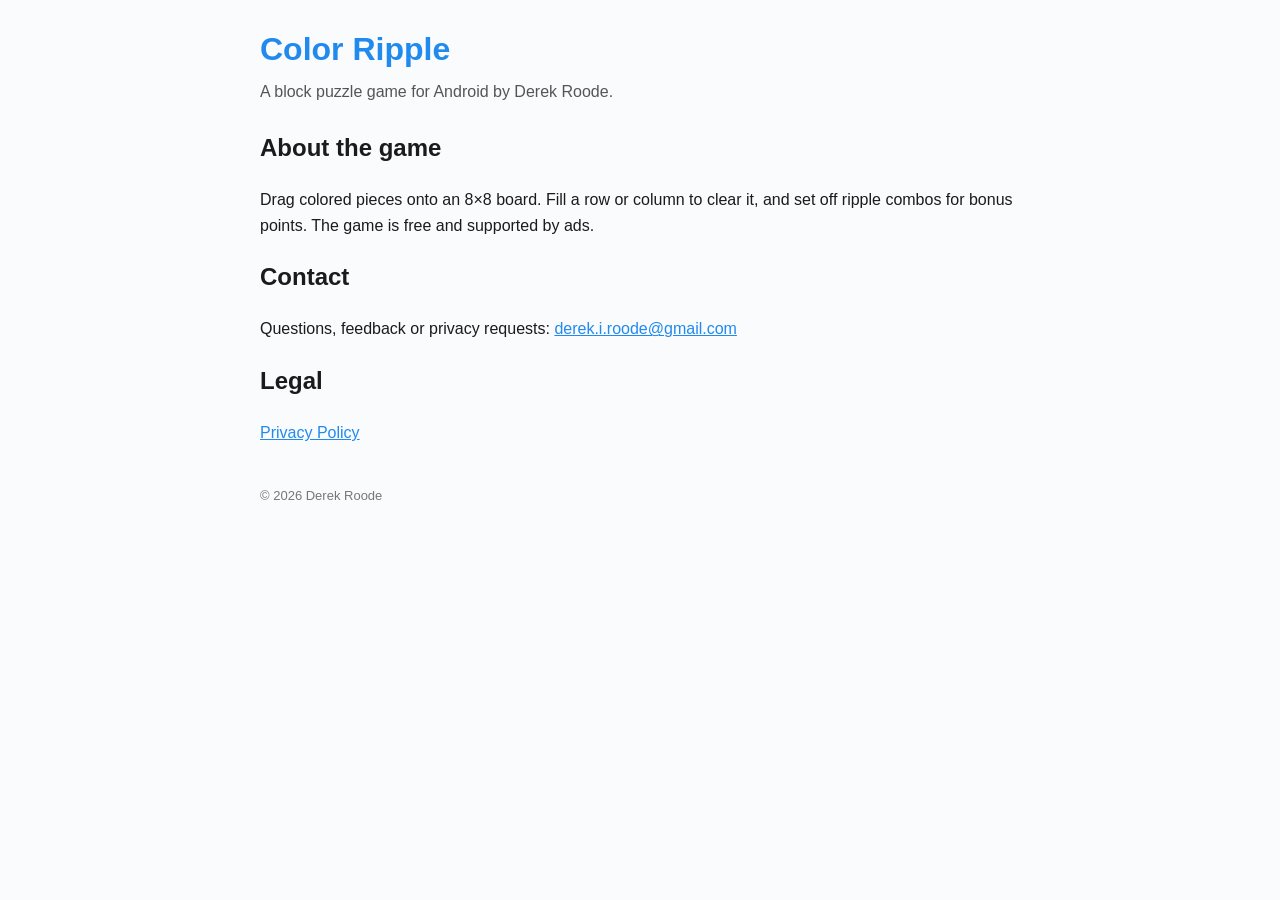
<file: index.html>
<!doctype html>
<html lang="en">
  <head>
    <meta charset="utf-8" />
    <meta name="viewport" content="width=device-width, initial-scale=1" />
    <title>Color Ripple – Derek Roode</title>
    <meta name="description" content="Color Ripple, a block puzzle game for Android by Derek Roode." />
    <link rel="stylesheet" href="style.css" />
  </head>
  <body>
    <main>
      <h1>Color Ripple</h1>
      <p class="sub">A block puzzle game for Android by Derek Roode.</p>

      <h2>About the game</h2>
      <p>
        Drag colored pieces onto an 8×8 board. Fill a row or column to clear it, and set off ripple
        combos for bonus points. The game is free and supported by ads.
      </p>

      <h2>Contact</h2>
      <p>
        Questions, feedback or privacy requests:
        <a href="mailto:derek.i.roode@gmail.com">derek.i.roode@gmail.com</a>
      </p>

      <h2>Legal</h2>
      <p><a href="privacy.html">Privacy Policy</a></p>

      <footer>© 2026 Derek Roode</footer>
    </main>
  </body>
</html>
</file>
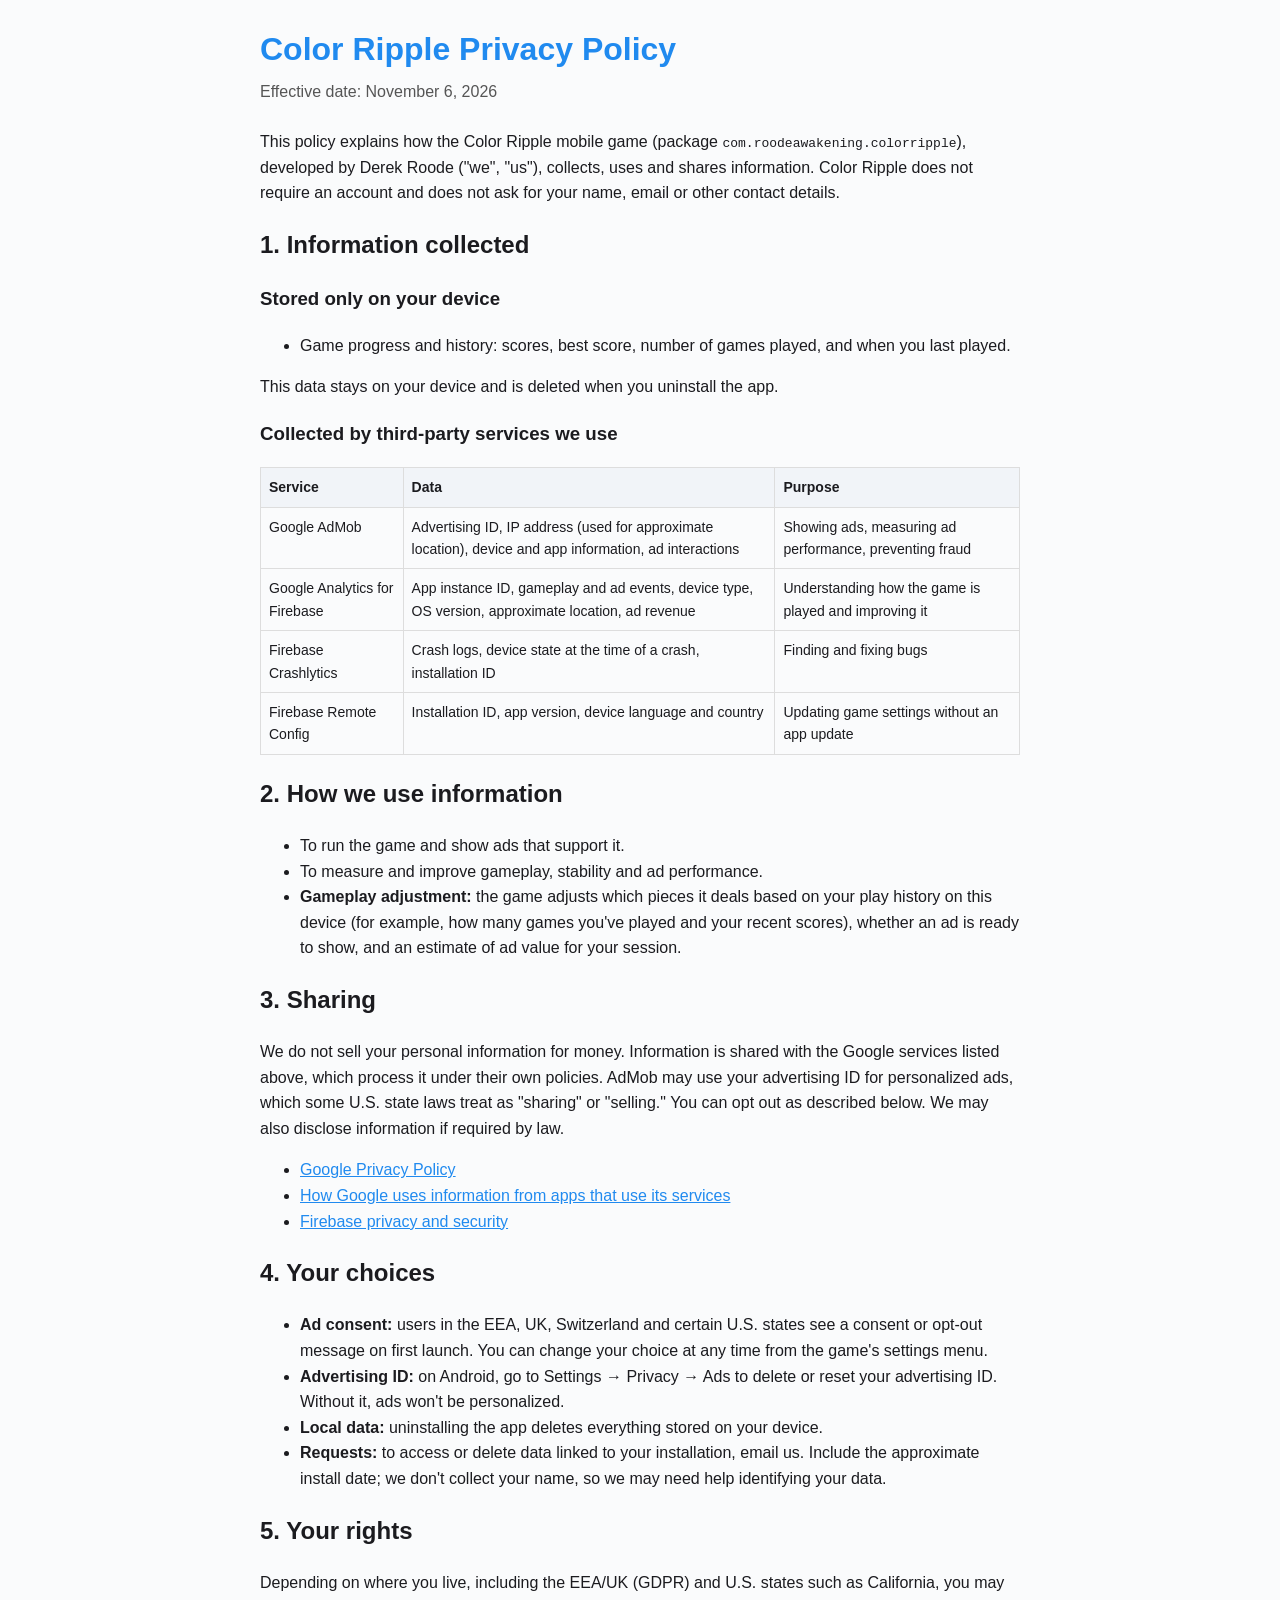
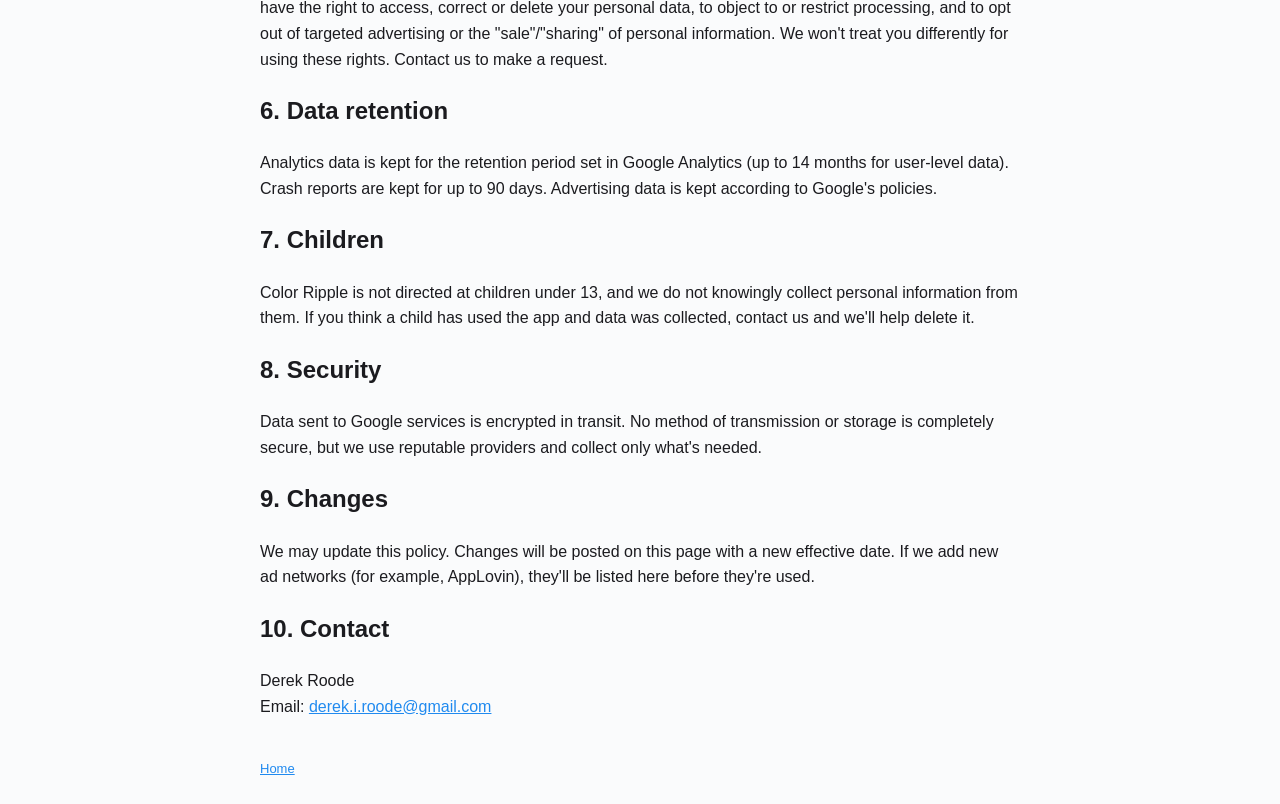
<file: privacy.html>
<!doctype html>
<html lang="en">
  <head>
    <meta charset="utf-8" />
    <meta name="viewport" content="width=device-width, initial-scale=1" />
    <title>Color Ripple Privacy Policy</title>
    <link rel="stylesheet" href="style.css" />
  </head>
  <body>
    <main>
      <h1>Color Ripple Privacy Policy</h1>
      <p class="sub">Effective date: November 6, 2026</p>

      <p>
        This policy explains how the Color Ripple mobile game (package
        <code>com.roodeawakening.colorripple</code>), developed by Derek Roode ("we", "us"), collects,
        uses and shares information. Color Ripple does not require an account and does not ask for
        your name, email or other contact details.
      </p>

      <h2>1. Information collected</h2>
      <h3>Stored only on your device</h3>
      <ul>
        <li>Game progress and history: scores, best score, number of games played, and when you last played.</li>
      </ul>
      <p>This data stays on your device and is deleted when you uninstall the app.</p>

      <h3>Collected by third-party services we use</h3>
      <table>
        <tr>
          <th>Service</th>
          <th>Data</th>
          <th>Purpose</th>
        </tr>
        <tr>
          <td>Google AdMob</td>
          <td>Advertising ID, IP address (used for approximate location), device and app information, ad interactions</td>
          <td>Showing ads, measuring ad performance, preventing fraud</td>
        </tr>
        <tr>
          <td>Google Analytics for Firebase</td>
          <td>App instance ID, gameplay and ad events, device type, OS version, approximate location, ad revenue</td>
          <td>Understanding how the game is played and improving it</td>
        </tr>
        <tr>
          <td>Firebase Crashlytics</td>
          <td>Crash logs, device state at the time of a crash, installation ID</td>
          <td>Finding and fixing bugs</td>
        </tr>
        <tr>
          <td>Firebase Remote Config</td>
          <td>Installation ID, app version, device language and country</td>
          <td>Updating game settings without an app update</td>
        </tr>
      </table>

      <h2>2. How we use information</h2>
      <ul>
        <li>To run the game and show ads that support it.</li>
        <li>To measure and improve gameplay, stability and ad performance.</li>
        <li>
          <strong>Gameplay adjustment:</strong> the game adjusts which pieces it deals based on your
          play history on this device (for example, how many games you've played and your recent
          scores), whether an ad is ready to show, and an estimate of ad value for your session.
        </li>
      </ul>

      <h2>3. Sharing</h2>
      <p>
        We do not sell your personal information for money. Information is shared with the Google
        services listed above, which process it under their own policies. AdMob may use your
        advertising ID for personalized ads, which some U.S. state laws treat as "sharing" or
        "selling." You can opt out as described below. We may also disclose information if required
        by law.
      </p>
      <ul>
        <li><a href="https://policies.google.com/privacy" target="_blank" rel="noopener">Google Privacy Policy</a></li>
        <li><a href="https://policies.google.com/technologies/partner-sites" target="_blank" rel="noopener">How Google uses information from apps that use its services</a></li>
        <li><a href="https://firebase.google.com/support/privacy" target="_blank" rel="noopener">Firebase privacy and security</a></li>
      </ul>

      <h2>4. Your choices</h2>
      <ul>
        <li>
          <strong>Ad consent:</strong> users in the EEA, UK, Switzerland and certain U.S. states see a
          consent or opt-out message on first launch. You can change your choice at any time from the
          game's settings menu.
        </li>
        <li>
          <strong>Advertising ID:</strong> on Android, go to Settings → Privacy → Ads to delete or reset
          your advertising ID. Without it, ads won't be personalized.
        </li>
        <li><strong>Local data:</strong> uninstalling the app deletes everything stored on your device.</li>
        <li>
          <strong>Requests:</strong> to access or delete data linked to your installation, email us.
          Include the approximate install date; we don't collect your name, so we may need help
          identifying your data.
        </li>
      </ul>

      <h2>5. Your rights</h2>
      <p>
        Depending on where you live, including the EEA/UK (GDPR) and U.S. states such as California,
        you may have the right to access, correct or delete your personal data, to object to or
        restrict processing, and to opt out of targeted advertising or the "sale"/"sharing" of
        personal information. We won't treat you differently for using these rights. Contact us to
        make a request.
      </p>

      <h2>6. Data retention</h2>
      <p>
        Analytics data is kept for the retention period set in Google Analytics (up to 14 months for
        user-level data). Crash reports are kept for up to 90 days. Advertising data is kept according
        to Google's policies.
      </p>

      <h2>7. Children</h2>
      <p>
        Color Ripple is not directed at children under 13, and we do not knowingly collect personal
        information from them. If you think a child has used the app and data was collected, contact
        us and we'll help delete it.
      </p>

      <h2>8. Security</h2>
      <p>
        Data sent to Google services is encrypted in transit. No method of transmission or storage is
        completely secure, but we use reputable providers and collect only what's needed.
      </p>

      <h2>9. Changes</h2>
      <p>
        We may update this policy. Changes will be posted on this page with a new effective date. If
        we add new ad networks (for example, AppLovin), they'll be listed here before they're used.
      </p>

      <h2>10. Contact</h2>
      <p>
        Derek Roode<br />
        Email: <a href="mailto:derek.i.roode@gmail.com">derek.i.roode@gmail.com</a>
      </p>

      <footer><a href="index.html">Home</a></footer>
    </main>
  </body>
</html>
</file>
<file: style.css>
body {
  margin: 0;
  font-family: Arial, Helvetica, sans-serif;
  color: #1b1b1f;
  background: #fafbfc;
  line-height: 1.6;
}
main {
  max-width: 760px;
  margin: 0 auto;
  padding: 24px;
}
h1 {
  margin: 0 0 4px;
  color: #208aef;
}
.sub {
  margin: 0 0 24px;
  color: #555;
}
a {
  color: #208aef;
}
table {
  border-collapse: collapse;
  width: 100%;
  font-size: 14px;
}
th,
td {
  text-align: left;
  padding: 8px;
  border: 1px solid #ddd;
  vertical-align: top;
}
th {
  background: #f1f4f8;
}
footer {
  margin-top: 40px;
  font-size: 13px;
  color: #777;
}
</file>
